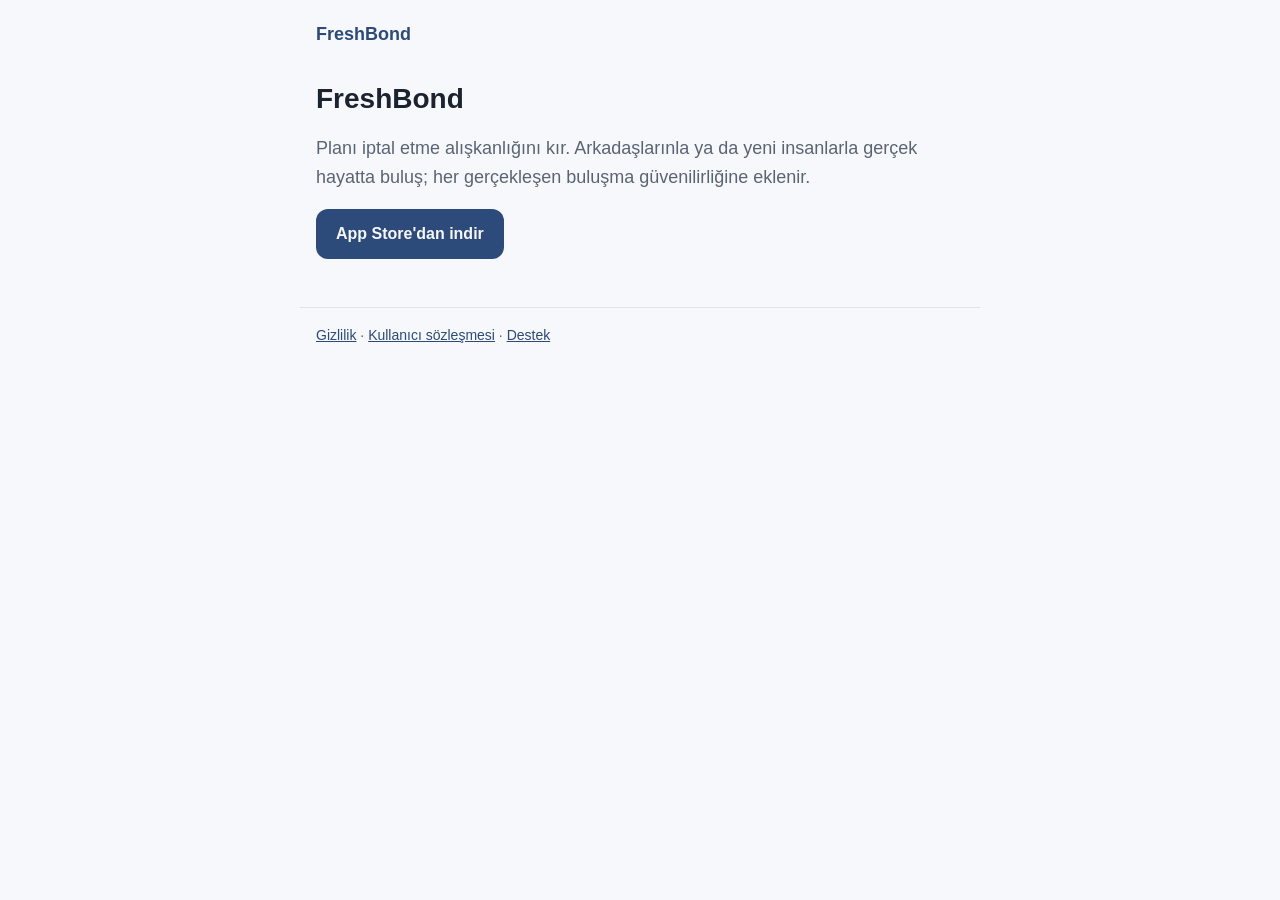
<file: freshbond/index.html>
<!doctype html>
<html lang="tr">
<head>
<meta charset="utf-8">
<meta name="viewport" content="width=device-width, initial-scale=1">
<title>FreshBond · FreshBond</title>
<link rel="stylesheet" href="style.css">
</head>
<body>
<header><a class="brand" href="./">FreshBond</a></header>
<main>
<h1>FreshBond</h1>
<p class="lead">Planı iptal etme alışkanlığını kır. Arkadaşlarınla ya da yeni insanlarla gerçek hayatta buluş; her gerçekleşen buluşma güvenilirliğine eklenir.</p>
<p><a class="button" href="https://apps.apple.com/tr/app/id6815436215">App Store'dan indir</a></p>

</main>
<footer>
<a href="gizlilik/">Gizlilik</a> · <a href="sozlesme/">Kullanıcı sözleşmesi</a> · <a href="destek/">Destek</a>
</footer>
</body>
</html>
</file>
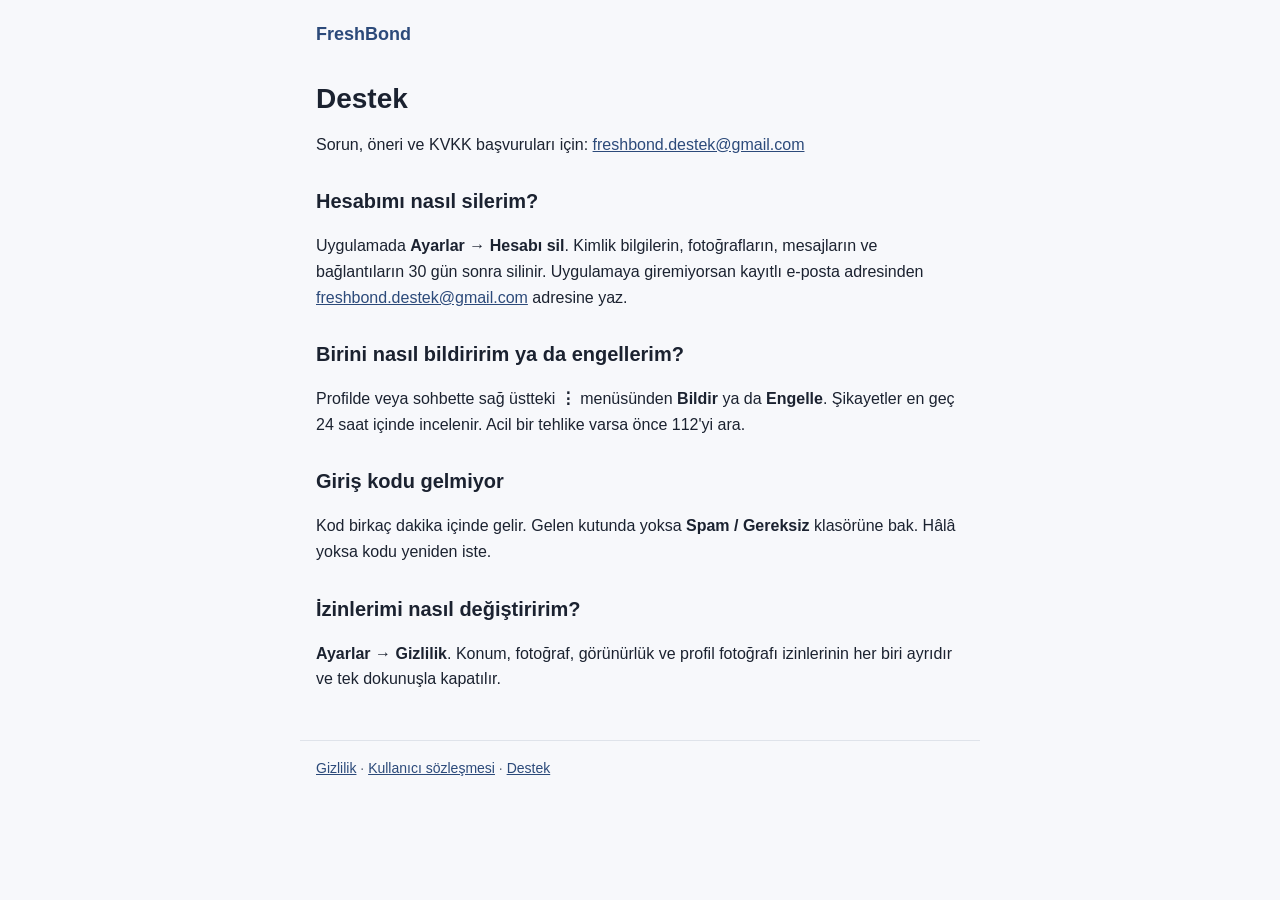
<file: freshbond/destek/index.html>
<!doctype html>
<html lang="tr">
<head>
<meta charset="utf-8">
<meta name="viewport" content="width=device-width, initial-scale=1">
<title>Destek · FreshBond</title>
<link rel="stylesheet" href="../style.css">
</head>
<body>
<header><a class="brand" href="../">FreshBond</a></header>
<main>
<h1>Destek</h1>
<p>Sorun, öneri ve KVKK başvuruları için: <a href="mailto:freshbond.destek@gmail.com">freshbond.destek@gmail.com</a></p>
<h2>Hesabımı nasıl silerim?</h2>
<p>Uygulamada <strong>Ayarlar → Hesabı sil</strong>. Kimlik bilgilerin, fotoğrafların, mesajların ve bağlantıların 30 gün sonra silinir. Uygulamaya giremiyorsan kayıtlı e-posta adresinden <a href="mailto:freshbond.destek@gmail.com">freshbond.destek@gmail.com</a> adresine yaz.</p>
<h2>Birini nasıl bildiririm ya da engellerim?</h2>
<p>Profilde veya sohbette sağ üstteki <strong>⋮</strong> menüsünden <strong>Bildir</strong> ya da <strong>Engelle</strong>. Şikayetler en geç 24 saat içinde incelenir. Acil bir tehlike varsa önce 112'yi ara.</p>
<h2>Giriş kodu gelmiyor</h2>
<p>Kod birkaç dakika içinde gelir. Gelen kutunda yoksa <strong>Spam / Gereksiz</strong> klasörüne bak. Hâlâ yoksa kodu yeniden iste.</p>
<h2>İzinlerimi nasıl değiştiririm?</h2>
<p><strong>Ayarlar → Gizlilik</strong>. Konum, fotoğraf, görünürlük ve profil fotoğrafı izinlerinin her biri ayrıdır ve tek dokunuşla kapatılır.</p>
</main>
<footer>
<a href="../gizlilik/">Gizlilik</a> · <a href="../sozlesme/">Kullanıcı sözleşmesi</a> · <a href="../destek/">Destek</a>
</footer>
</body>
</html>
</file>
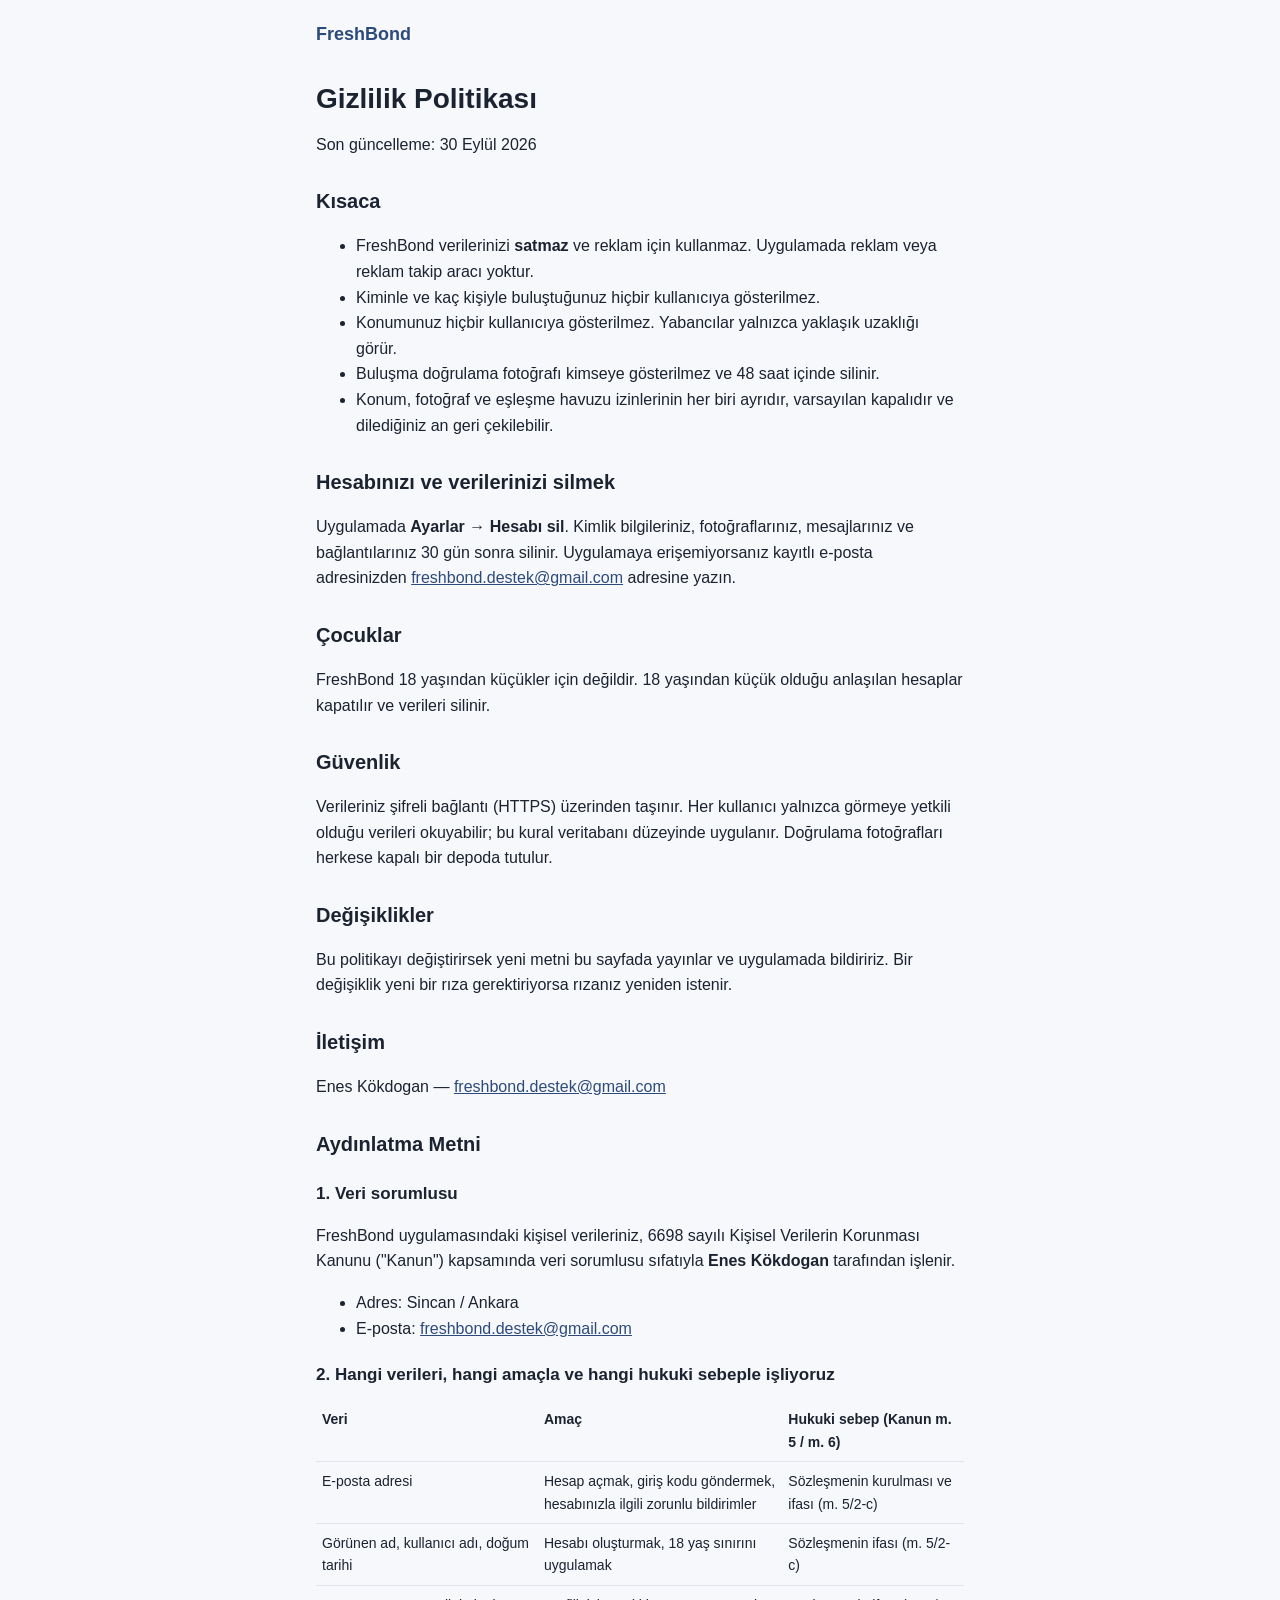
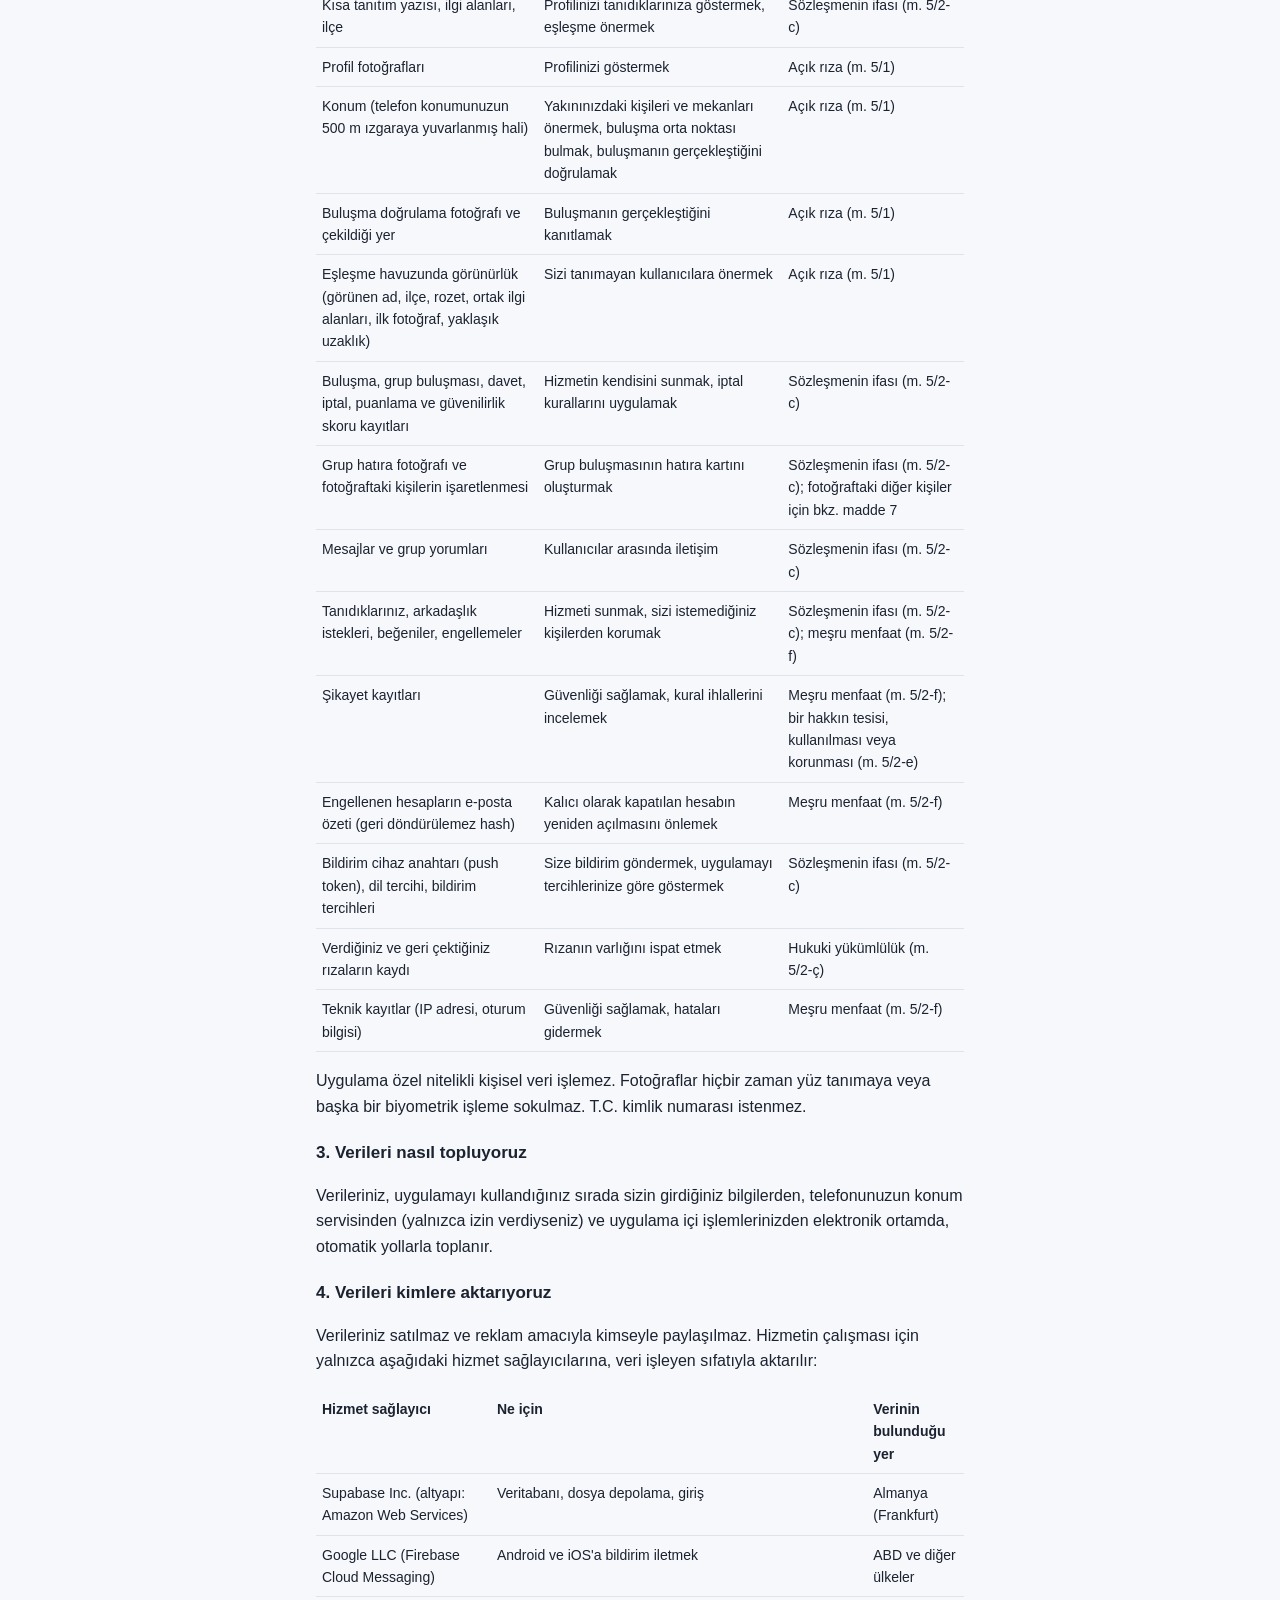
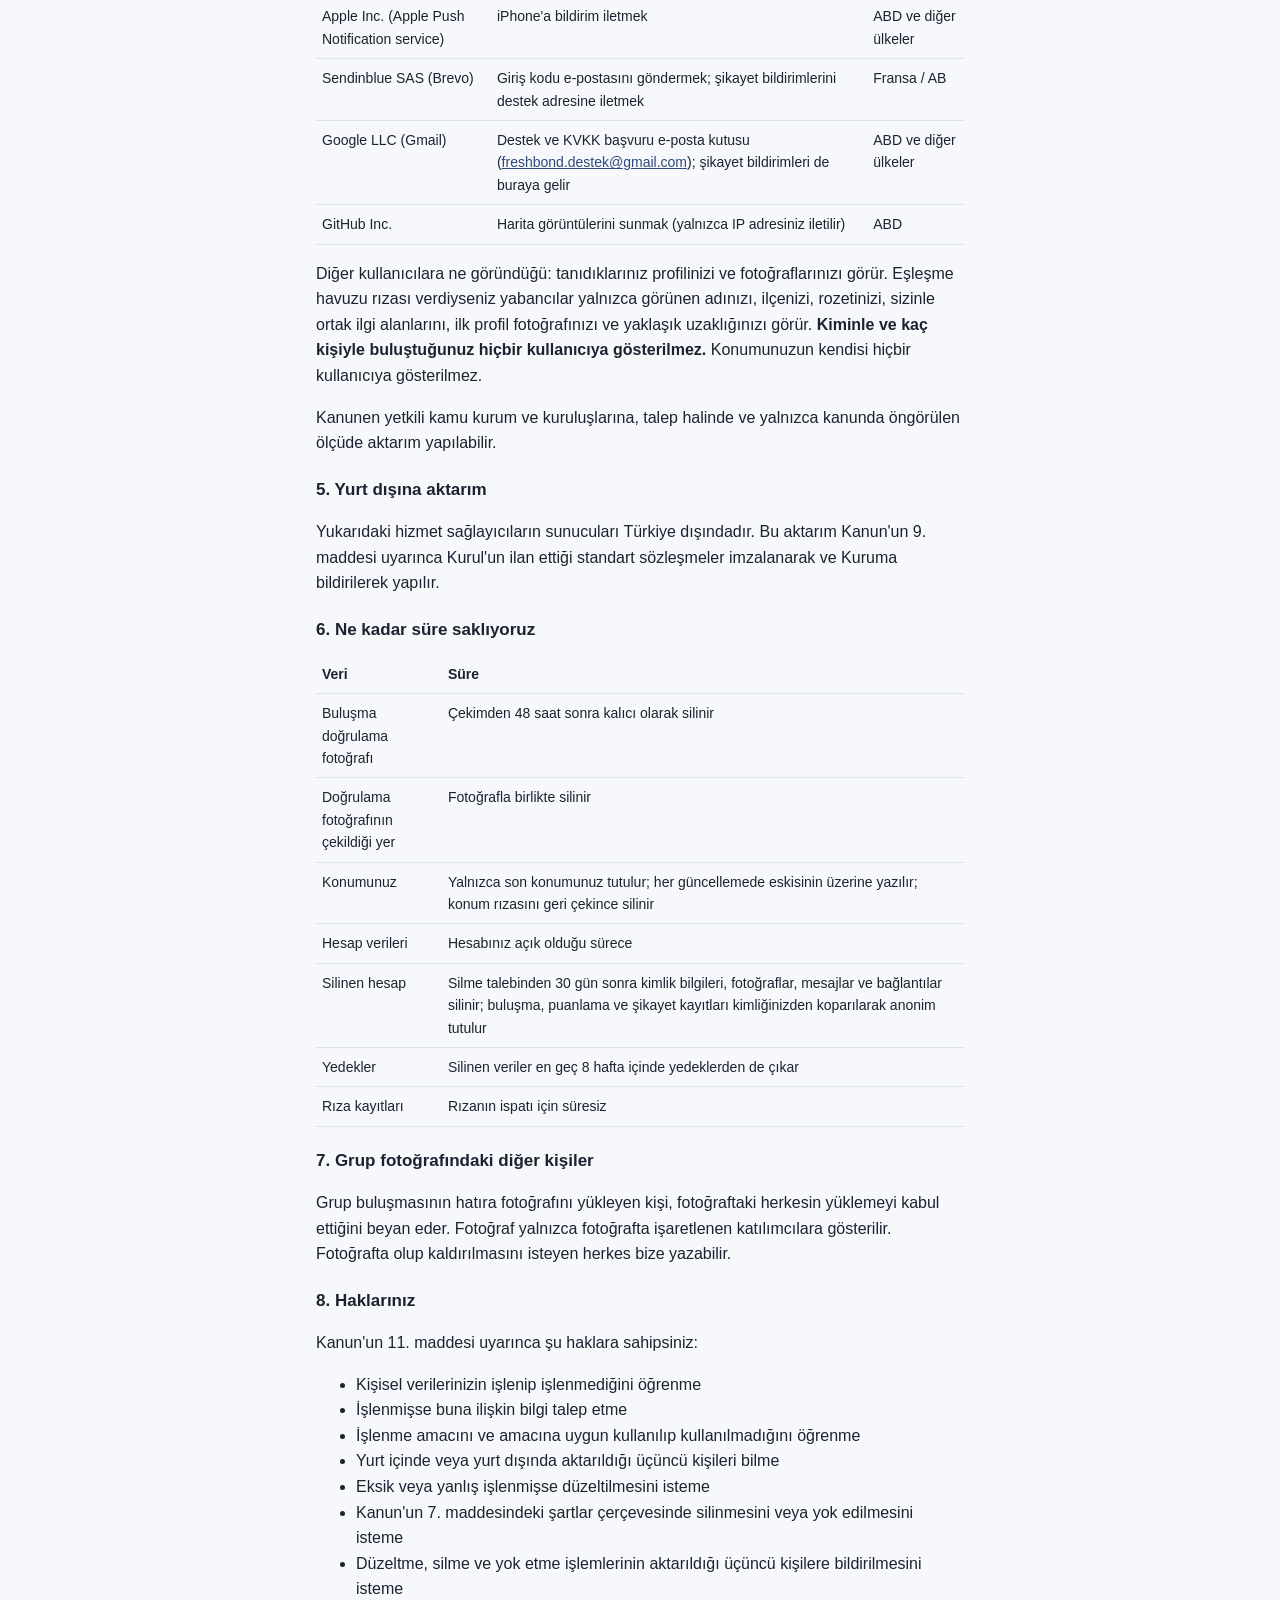
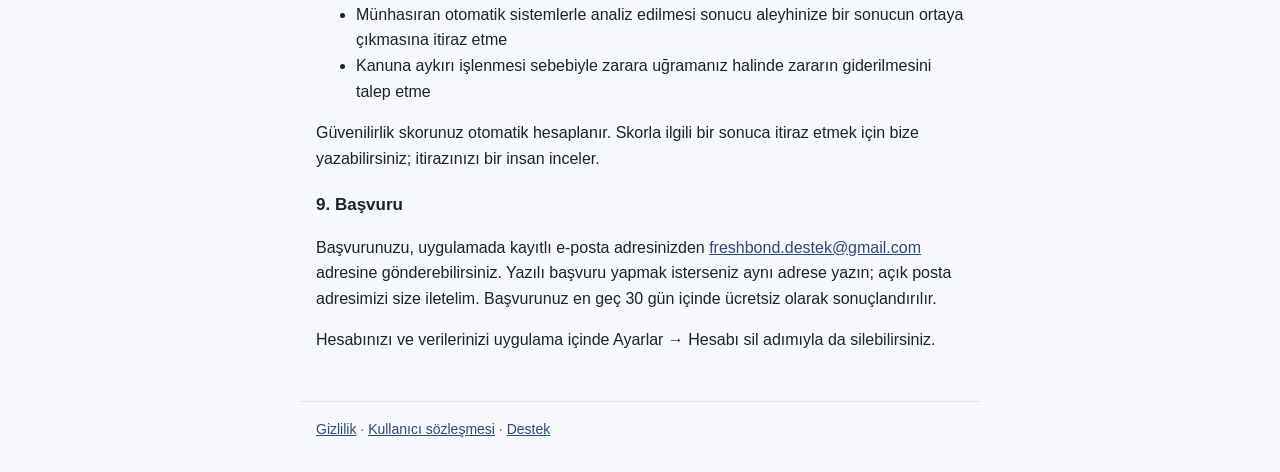
<file: freshbond/gizlilik/index.html>
<!doctype html>
<html lang="tr">
<head>
<meta charset="utf-8">
<meta name="viewport" content="width=device-width, initial-scale=1">
<title>Gizlilik Politikası · FreshBond</title>
<link rel="stylesheet" href="../style.css">
</head>
<body>
<header><a class="brand" href="../">FreshBond</a></header>
<main>
<h1>Gizlilik Politikası</h1>
<p>Son güncelleme: 30 Eylül 2026</p>
<h2>Kısaca</h2>
<ul><li>FreshBond verilerinizi <strong>satmaz</strong> ve reklam için kullanmaz. Uygulamada reklam veya reklam takip aracı yoktur.</li><li>Kiminle ve kaç kişiyle buluştuğunuz hiçbir kullanıcıya gösterilmez.</li><li>Konumunuz hiçbir kullanıcıya gösterilmez. Yabancılar yalnızca yaklaşık uzaklığı görür.</li><li>Buluşma doğrulama fotoğrafı kimseye gösterilmez ve 48 saat içinde silinir.</li><li>Konum, fotoğraf ve eşleşme havuzu izinlerinin her biri ayrıdır, varsayılan kapalıdır ve dilediğiniz an geri çekilebilir.</li></ul>
<h2>Hesabınızı ve verilerinizi silmek</h2>
<p>Uygulamada <strong>Ayarlar → Hesabı sil</strong>. Kimlik bilgileriniz, fotoğraflarınız, mesajlarınız ve bağlantılarınız 30 gün sonra silinir. Uygulamaya erişemiyorsanız kayıtlı e-posta adresinizden <a href="mailto:freshbond.destek@gmail.com">freshbond.destek@gmail.com</a> adresine yazın.</p>
<h2>Çocuklar</h2>
<p>FreshBond 18 yaşından küçükler için değildir. 18 yaşından küçük olduğu anlaşılan hesaplar kapatılır ve verileri silinir.</p>
<h2>Güvenlik</h2>
<p>Verileriniz şifreli bağlantı (HTTPS) üzerinden taşınır. Her kullanıcı yalnızca görmeye yetkili olduğu verileri okuyabilir; bu kural veritabanı düzeyinde uygulanır. Doğrulama fotoğrafları herkese kapalı bir depoda tutulur.</p>
<h2>Değişiklikler</h2>
<p>Bu politikayı değiştirirsek yeni metni bu sayfada yayınlar ve uygulamada bildiririz. Bir değişiklik yeni bir rıza gerektiriyorsa rızanız yeniden istenir.</p>
<h2>İletişim</h2>
<p>Enes Kökdogan — <a href="mailto:freshbond.destek@gmail.com">freshbond.destek@gmail.com</a></p>
<h2>Aydınlatma Metni</h2>
<h3>1. Veri sorumlusu</h3>
<p>FreshBond uygulamasındaki kişisel verileriniz, 6698 sayılı Kişisel Verilerin Korunması Kanunu ("Kanun") kapsamında veri sorumlusu sıfatıyla <strong>Enes Kökdogan</strong> tarafından işlenir.</p>
<ul><li>Adres: Sincan / Ankara</li><li>E-posta: <a href="mailto:freshbond.destek@gmail.com">freshbond.destek@gmail.com</a></li></ul>
<h3>2. Hangi verileri, hangi amaçla ve hangi hukuki sebeple işliyoruz</h3>
<div class="table"><table><thead><tr><th>Veri</th><th>Amaç</th><th>Hukuki sebep (Kanun m. 5 / m. 6)</th></tr></thead><tbody><tr><td>E-posta adresi</td><td>Hesap açmak, giriş kodu göndermek, hesabınızla ilgili zorunlu bildirimler</td><td>Sözleşmenin kurulması ve ifası (m. 5/2-c)</td></tr><tr><td>Görünen ad, kullanıcı adı, doğum tarihi</td><td>Hesabı oluşturmak, 18 yaş sınırını uygulamak</td><td>Sözleşmenin ifası (m. 5/2-c)</td></tr><tr><td>Kısa tanıtım yazısı, ilgi alanları, ilçe</td><td>Profilinizi tanıdıklarınıza göstermek, eşleşme önermek</td><td>Sözleşmenin ifası (m. 5/2-c)</td></tr><tr><td>Profil fotoğrafları</td><td>Profilinizi göstermek</td><td>Açık rıza (m. 5/1)</td></tr><tr><td>Konum (telefon konumunuzun 500 m ızgaraya yuvarlanmış hali)</td><td>Yakınınızdaki kişileri ve mekanları önermek, buluşma orta noktası bulmak, buluşmanın gerçekleştiğini doğrulamak</td><td>Açık rıza (m. 5/1)</td></tr><tr><td>Buluşma doğrulama fotoğrafı ve çekildiği yer</td><td>Buluşmanın gerçekleştiğini kanıtlamak</td><td>Açık rıza (m. 5/1)</td></tr><tr><td>Eşleşme havuzunda görünürlük (görünen ad, ilçe, rozet, ortak ilgi alanları, ilk fotoğraf, yaklaşık uzaklık)</td><td>Sizi tanımayan kullanıcılara önermek</td><td>Açık rıza (m. 5/1)</td></tr><tr><td>Buluşma, grup buluşması, davet, iptal, puanlama ve güvenilirlik skoru kayıtları</td><td>Hizmetin kendisini sunmak, iptal kurallarını uygulamak</td><td>Sözleşmenin ifası (m. 5/2-c)</td></tr><tr><td>Grup hatıra fotoğrafı ve fotoğraftaki kişilerin işaretlenmesi</td><td>Grup buluşmasının hatıra kartını oluşturmak</td><td>Sözleşmenin ifası (m. 5/2-c); fotoğraftaki diğer kişiler için bkz. madde 7</td></tr><tr><td>Mesajlar ve grup yorumları</td><td>Kullanıcılar arasında iletişim</td><td>Sözleşmenin ifası (m. 5/2-c)</td></tr><tr><td>Tanıdıklarınız, arkadaşlık istekleri, beğeniler, engellemeler</td><td>Hizmeti sunmak, sizi istemediğiniz kişilerden korumak</td><td>Sözleşmenin ifası (m. 5/2-c); meşru menfaat (m. 5/2-f)</td></tr><tr><td>Şikayet kayıtları</td><td>Güvenliği sağlamak, kural ihlallerini incelemek</td><td>Meşru menfaat (m. 5/2-f); bir hakkın tesisi, kullanılması veya korunması (m. 5/2-e)</td></tr><tr><td>Engellenen hesapların e-posta özeti (geri döndürülemez hash)</td><td>Kalıcı olarak kapatılan hesabın yeniden açılmasını önlemek</td><td>Meşru menfaat (m. 5/2-f)</td></tr><tr><td>Bildirim cihaz anahtarı (push token), dil tercihi, bildirim tercihleri</td><td>Size bildirim göndermek, uygulamayı tercihlerinize göre göstermek</td><td>Sözleşmenin ifası (m. 5/2-c)</td></tr><tr><td>Verdiğiniz ve geri çektiğiniz rızaların kaydı</td><td>Rızanın varlığını ispat etmek</td><td>Hukuki yükümlülük (m. 5/2-ç)</td></tr><tr><td>Teknik kayıtlar (IP adresi, oturum bilgisi)</td><td>Güvenliği sağlamak, hataları gidermek</td><td>Meşru menfaat (m. 5/2-f)</td></tr></tbody></table></div>
<p>Uygulama özel nitelikli kişisel veri işlemez. Fotoğraflar hiçbir zaman yüz tanımaya veya başka bir biyometrik işleme sokulmaz. T.C. kimlik numarası istenmez.</p>
<h3>3. Verileri nasıl topluyoruz</h3>
<p>Verileriniz, uygulamayı kullandığınız sırada sizin girdiğiniz bilgilerden, telefonunuzun konum servisinden (yalnızca izin verdiyseniz) ve uygulama içi işlemlerinizden elektronik ortamda, otomatik yollarla toplanır.</p>
<h3>4. Verileri kimlere aktarıyoruz</h3>
<p>Verileriniz satılmaz ve reklam amacıyla kimseyle paylaşılmaz. Hizmetin çalışması için yalnızca aşağıdaki hizmet sağlayıcılarına, veri işleyen sıfatıyla aktarılır:</p>
<div class="table"><table><thead><tr><th>Hizmet sağlayıcı</th><th>Ne için</th><th>Verinin bulunduğu yer</th></tr></thead><tbody><tr><td>Supabase Inc. (altyapı: Amazon Web Services)</td><td>Veritabanı, dosya depolama, giriş</td><td>Almanya (Frankfurt)</td></tr><tr><td>Google LLC (Firebase Cloud Messaging)</td><td>Android ve iOS'a bildirim iletmek</td><td>ABD ve diğer ülkeler</td></tr><tr><td>Apple Inc. (Apple Push Notification service)</td><td>iPhone'a bildirim iletmek</td><td>ABD ve diğer ülkeler</td></tr><tr><td>Sendinblue SAS (Brevo)</td><td>Giriş kodu e-postasını göndermek; şikayet bildirimlerini destek adresine iletmek</td><td>Fransa / AB</td></tr><tr><td>Google LLC (Gmail)</td><td>Destek ve KVKK başvuru e-posta kutusu (<a href="mailto:freshbond.destek@gmail.com">freshbond.destek@gmail.com</a>); şikayet bildirimleri de buraya gelir</td><td>ABD ve diğer ülkeler</td></tr><tr><td>GitHub Inc.</td><td>Harita görüntülerini sunmak (yalnızca IP adresiniz iletilir)</td><td>ABD</td></tr></tbody></table></div>
<p>Diğer kullanıcılara ne göründüğü: tanıdıklarınız profilinizi ve fotoğraflarınızı görür. Eşleşme havuzu rızası verdiyseniz yabancılar yalnızca görünen adınızı, ilçenizi, rozetinizi, sizinle ortak ilgi alanlarını, ilk profil fotoğrafınızı ve yaklaşık uzaklığınızı görür. <strong>Kiminle ve kaç kişiyle buluştuğunuz hiçbir kullanıcıya gösterilmez.</strong> Konumunuzun kendisi hiçbir kullanıcıya gösterilmez.</p>
<p>Kanunen yetkili kamu kurum ve kuruluşlarına, talep halinde ve yalnızca kanunda öngörülen ölçüde aktarım yapılabilir.</p>
<h3>5. Yurt dışına aktarım</h3>
<p>Yukarıdaki hizmet sağlayıcıların sunucuları Türkiye dışındadır. Bu aktarım Kanun'un 9. maddesi uyarınca Kurul'un ilan ettiği standart sözleşmeler imzalanarak ve Kuruma bildirilerek yapılır.</p>
<h3>6. Ne kadar süre saklıyoruz</h3>
<div class="table"><table><thead><tr><th>Veri</th><th>Süre</th></tr></thead><tbody><tr><td>Buluşma doğrulama fotoğrafı</td><td>Çekimden 48 saat sonra kalıcı olarak silinir</td></tr><tr><td>Doğrulama fotoğrafının çekildiği yer</td><td>Fotoğrafla birlikte silinir</td></tr><tr><td>Konumunuz</td><td>Yalnızca son konumunuz tutulur; her güncellemede eskisinin üzerine yazılır; konum rızasını geri çekince silinir</td></tr><tr><td>Hesap verileri</td><td>Hesabınız açık olduğu sürece</td></tr><tr><td>Silinen hesap</td><td>Silme talebinden 30 gün sonra kimlik bilgileri, fotoğraflar, mesajlar ve bağlantılar silinir; buluşma, puanlama ve şikayet kayıtları kimliğinizden koparılarak anonim tutulur</td></tr><tr><td>Yedekler</td><td>Silinen veriler en geç 8 hafta içinde yedeklerden de çıkar</td></tr><tr><td>Rıza kayıtları</td><td>Rızanın ispatı için süresiz</td></tr></tbody></table></div>
<h3>7. Grup fotoğrafındaki diğer kişiler</h3>
<p>Grup buluşmasının hatıra fotoğrafını yükleyen kişi, fotoğraftaki herkesin yüklemeyi kabul ettiğini beyan eder. Fotoğraf yalnızca fotoğrafta işaretlenen katılımcılara gösterilir. Fotoğrafta olup kaldırılmasını isteyen herkes bize yazabilir.</p>
<h3>8. Haklarınız</h3>
<p>Kanun'un 11. maddesi uyarınca şu haklara sahipsiniz:</p>
<ul><li>Kişisel verilerinizin işlenip işlenmediğini öğrenme</li><li>İşlenmişse buna ilişkin bilgi talep etme</li><li>İşlenme amacını ve amacına uygun kullanılıp kullanılmadığını öğrenme</li><li>Yurt içinde veya yurt dışında aktarıldığı üçüncü kişileri bilme</li><li>Eksik veya yanlış işlenmişse düzeltilmesini isteme</li><li>Kanun'un 7. maddesindeki şartlar çerçevesinde silinmesini veya yok edilmesini isteme</li><li>Düzeltme, silme ve yok etme işlemlerinin aktarıldığı üçüncü kişilere bildirilmesini isteme</li><li>Münhasıran otomatik sistemlerle analiz edilmesi sonucu aleyhinize bir sonucun ortaya çıkmasına itiraz etme</li><li>Kanuna aykırı işlenmesi sebebiyle zarara uğramanız halinde zararın giderilmesini talep etme</li></ul>
<p>Güvenilirlik skorunuz otomatik hesaplanır. Skorla ilgili bir sonuca itiraz etmek için bize yazabilirsiniz; itirazınızı bir insan inceler.</p>
<h3>9. Başvuru</h3>
<p>Başvurunuzu, uygulamada kayıtlı e-posta adresinizden <a href="mailto:freshbond.destek@gmail.com">freshbond.destek@gmail.com</a> adresine gönderebilirsiniz. Yazılı başvuru yapmak isterseniz aynı adrese yazın; açık posta adresimizi size iletelim. Başvurunuz en geç 30 gün içinde ücretsiz olarak sonuçlandırılır.</p>
<p>Hesabınızı ve verilerinizi uygulama içinde Ayarlar → Hesabı sil adımıyla da silebilirsiniz.</p>
</main>
<footer>
<a href="../gizlilik/">Gizlilik</a> · <a href="../sozlesme/">Kullanıcı sözleşmesi</a> · <a href="../destek/">Destek</a>
</footer>
</body>
</html>
</file>
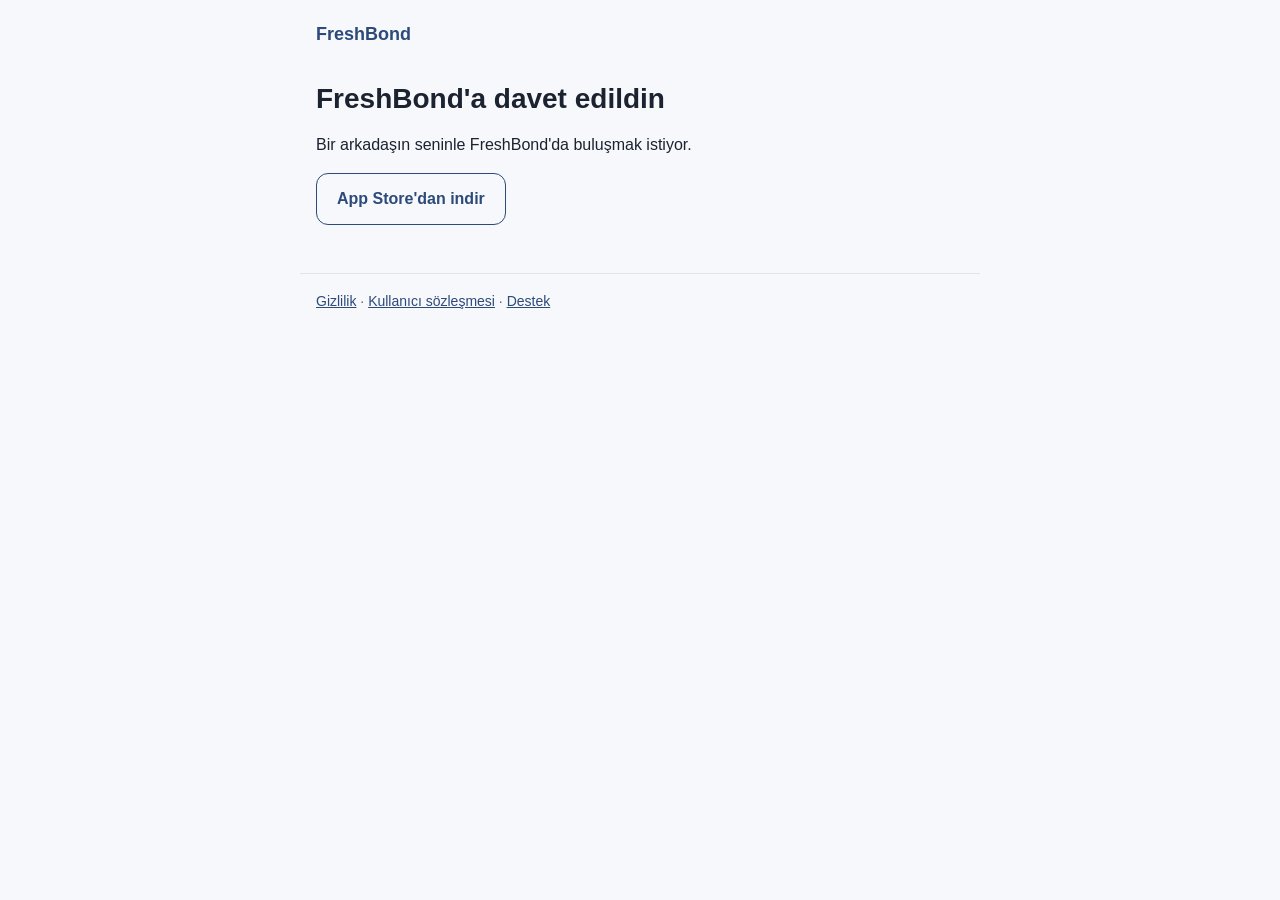
<file: freshbond/i/index.html>
<!doctype html>
<html lang="tr">
<head>
<meta charset="utf-8">
<meta name="viewport" content="width=device-width, initial-scale=1">
<title>Davet · FreshBond</title>
<link rel="stylesheet" href="../style.css">
</head>
<body>
<header><a class="brand" href="../">FreshBond</a></header>
<main>
<h1>FreshBond'a davet edildin</h1>
<p>Bir arkadaşın seninle FreshBond'da buluşmak istiyor.</p>
<p id="open-row" hidden><a id="open" class="button" href="#">Uygulamada aç</a></p>
<p><a class="button secondary" href="https://apps.apple.com/tr/app/id6815436215">App Store'dan indir</a></p>
<section id="code-row" hidden>
<p>Uygulamayı yükledikten sonra <strong>Arkadaş ekle → Davet kodu yapıştır</strong> alanına bu kodu yapıştır:</p>
<p><code id="code"></code> <button id="copy" type="button">Kopyala</button></p>
</section>
<script>
const token = decodeURIComponent(location.hash.slice(1)).trim().toLowerCase();
const valid = /^[0-9a-f]{8}-[0-9a-f]{4}-[0-9a-f]{4}-[0-9a-f]{4}-[0-9a-f]{12}$/.test(token);
if (valid) {
  document.getElementById('open').href = 'freshbond://invite/' + token;
  document.getElementById('open-row').hidden = false;
  document.getElementById('code').textContent = token;
  document.getElementById('code-row').hidden = false;
  const copy = document.getElementById('copy');
  copy.addEventListener('click', () => {
    navigator.clipboard.writeText(token).then(() => { copy.textContent = 'Kopyalandı'; }).catch(() => {});
  });
}
</script>

</main>
<footer>
<a href="../gizlilik/">Gizlilik</a> · <a href="../sozlesme/">Kullanıcı sözleşmesi</a> · <a href="../destek/">Destek</a>
</footer>
</body>
</html>
</file>
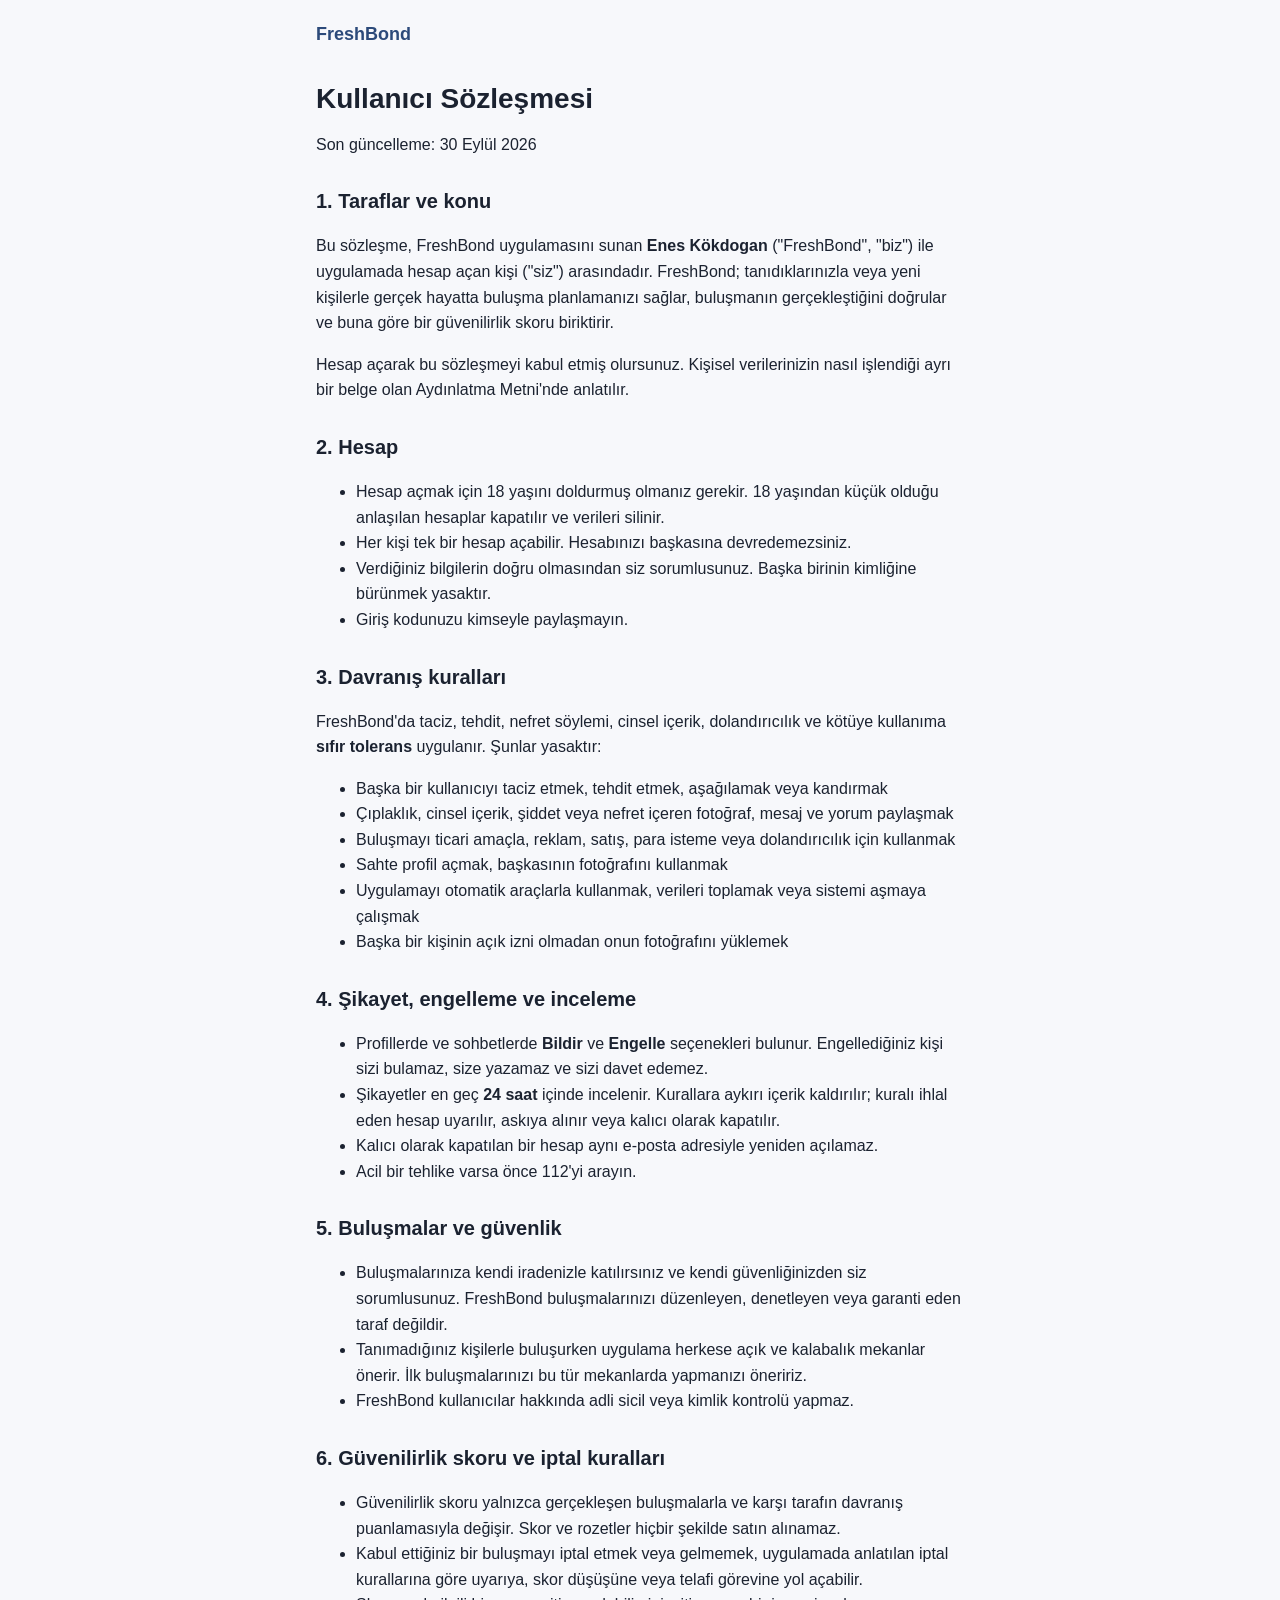
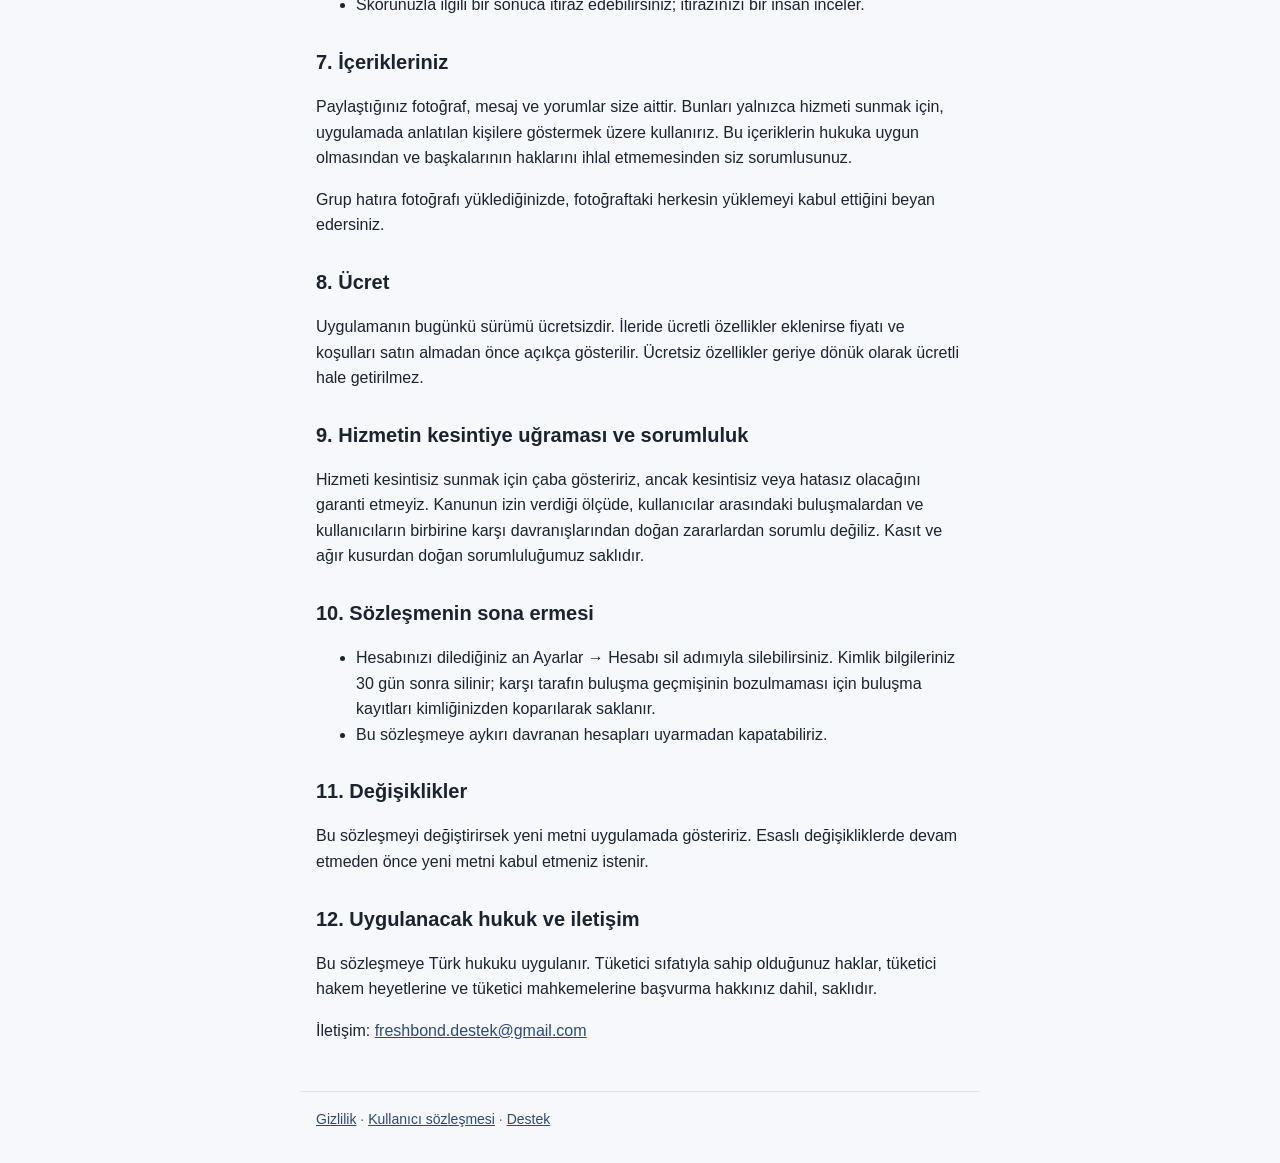
<file: freshbond/sozlesme/index.html>
<!doctype html>
<html lang="tr">
<head>
<meta charset="utf-8">
<meta name="viewport" content="width=device-width, initial-scale=1">
<title>Kullanıcı Sözleşmesi · FreshBond</title>
<link rel="stylesheet" href="../style.css">
</head>
<body>
<header><a class="brand" href="../">FreshBond</a></header>
<main>
<h1>Kullanıcı Sözleşmesi</h1>
<p>Son güncelleme: 30 Eylül 2026</p>
<h2>1. Taraflar ve konu</h2>
<p>Bu sözleşme, FreshBond uygulamasını sunan <strong>Enes Kökdogan</strong> ("FreshBond", "biz") ile uygulamada hesap açan kişi ("siz") arasındadır. FreshBond; tanıdıklarınızla veya yeni kişilerle gerçek hayatta buluşma planlamanızı sağlar, buluşmanın gerçekleştiğini doğrular ve buna göre bir güvenilirlik skoru biriktirir.</p>
<p>Hesap açarak bu sözleşmeyi kabul etmiş olursunuz. Kişisel verilerinizin nasıl işlendiği ayrı bir belge olan Aydınlatma Metni'nde anlatılır.</p>
<h2>2. Hesap</h2>
<ul><li>Hesap açmak için 18 yaşını doldurmuş olmanız gerekir. 18 yaşından küçük olduğu anlaşılan hesaplar kapatılır ve verileri silinir.</li><li>Her kişi tek bir hesap açabilir. Hesabınızı başkasına devredemezsiniz.</li><li>Verdiğiniz bilgilerin doğru olmasından siz sorumlusunuz. Başka birinin kimliğine bürünmek yasaktır.</li><li>Giriş kodunuzu kimseyle paylaşmayın.</li></ul>
<h2>3. Davranış kuralları</h2>
<p>FreshBond'da taciz, tehdit, nefret söylemi, cinsel içerik, dolandırıcılık ve kötüye kullanıma <strong>sıfır tolerans</strong> uygulanır. Şunlar yasaktır:</p>
<ul><li>Başka bir kullanıcıyı taciz etmek, tehdit etmek, aşağılamak veya kandırmak</li><li>Çıplaklık, cinsel içerik, şiddet veya nefret içeren fotoğraf, mesaj ve yorum paylaşmak</li><li>Buluşmayı ticari amaçla, reklam, satış, para isteme veya dolandırıcılık için kullanmak</li><li>Sahte profil açmak, başkasının fotoğrafını kullanmak</li><li>Uygulamayı otomatik araçlarla kullanmak, verileri toplamak veya sistemi aşmaya çalışmak</li><li>Başka bir kişinin açık izni olmadan onun fotoğrafını yüklemek</li></ul>
<h2>4. Şikayet, engelleme ve inceleme</h2>
<ul><li>Profillerde ve sohbetlerde <strong>Bildir</strong> ve <strong>Engelle</strong> seçenekleri bulunur. Engellediğiniz kişi sizi bulamaz, size yazamaz ve sizi davet edemez.</li><li>Şikayetler en geç <strong>24 saat</strong> içinde incelenir. Kurallara aykırı içerik kaldırılır; kuralı ihlal eden hesap uyarılır, askıya alınır veya kalıcı olarak kapatılır.</li><li>Kalıcı olarak kapatılan bir hesap aynı e-posta adresiyle yeniden açılamaz.</li><li>Acil bir tehlike varsa önce 112'yi arayın.</li></ul>
<h2>5. Buluşmalar ve güvenlik</h2>
<ul><li>Buluşmalarınıza kendi iradenizle katılırsınız ve kendi güvenliğinizden siz sorumlusunuz. FreshBond buluşmalarınızı düzenleyen, denetleyen veya garanti eden taraf değildir.</li><li>Tanımadığınız kişilerle buluşurken uygulama herkese açık ve kalabalık mekanlar önerir. İlk buluşmalarınızı bu tür mekanlarda yapmanızı öneririz.</li><li>FreshBond kullanıcılar hakkında adli sicil veya kimlik kontrolü yapmaz.</li></ul>
<h2>6. Güvenilirlik skoru ve iptal kuralları</h2>
<ul><li>Güvenilirlik skoru yalnızca gerçekleşen buluşmalarla ve karşı tarafın davranış puanlamasıyla değişir. Skor ve rozetler hiçbir şekilde satın alınamaz.</li><li>Kabul ettiğiniz bir buluşmayı iptal etmek veya gelmemek, uygulamada anlatılan iptal kurallarına göre uyarıya, skor düşüşüne veya telafi görevine yol açabilir.</li><li>Skorunuzla ilgili bir sonuca itiraz edebilirsiniz; itirazınızı bir insan inceler.</li></ul>
<h2>7. İçerikleriniz</h2>
<p>Paylaştığınız fotoğraf, mesaj ve yorumlar size aittir. Bunları yalnızca hizmeti sunmak için, uygulamada anlatılan kişilere göstermek üzere kullanırız. Bu içeriklerin hukuka uygun olmasından ve başkalarının haklarını ihlal etmemesinden siz sorumlusunuz.</p>
<p>Grup hatıra fotoğrafı yüklediğinizde, fotoğraftaki herkesin yüklemeyi kabul ettiğini beyan edersiniz.</p>
<h2>8. Ücret</h2>
<p>Uygulamanın bugünkü sürümü ücretsizdir. İleride ücretli özellikler eklenirse fiyatı ve koşulları satın almadan önce açıkça gösterilir. Ücretsiz özellikler geriye dönük olarak ücretli hale getirilmez.</p>
<h2>9. Hizmetin kesintiye uğraması ve sorumluluk</h2>
<p>Hizmeti kesintisiz sunmak için çaba gösteririz, ancak kesintisiz veya hatasız olacağını garanti etmeyiz. Kanunun izin verdiği ölçüde, kullanıcılar arasındaki buluşmalardan ve kullanıcıların birbirine karşı davranışlarından doğan zararlardan sorumlu değiliz. Kasıt ve ağır kusurdan doğan sorumluluğumuz saklıdır.</p>
<h2>10. Sözleşmenin sona ermesi</h2>
<ul><li>Hesabınızı dilediğiniz an Ayarlar → Hesabı sil adımıyla silebilirsiniz. Kimlik bilgileriniz 30 gün sonra silinir; karşı tarafın buluşma geçmişinin bozulmaması için buluşma kayıtları kimliğinizden koparılarak saklanır.</li><li>Bu sözleşmeye aykırı davranan hesapları uyarmadan kapatabiliriz.</li></ul>
<h2>11. Değişiklikler</h2>
<p>Bu sözleşmeyi değiştirirsek yeni metni uygulamada gösteririz. Esaslı değişikliklerde devam etmeden önce yeni metni kabul etmeniz istenir.</p>
<h2>12. Uygulanacak hukuk ve iletişim</h2>
<p>Bu sözleşmeye Türk hukuku uygulanır. Tüketici sıfatıyla sahip olduğunuz haklar, tüketici hakem heyetlerine ve tüketici mahkemelerine başvurma hakkınız dahil, saklıdır.</p>
<p>İletişim: <a href="mailto:freshbond.destek@gmail.com">freshbond.destek@gmail.com</a></p>
</main>
<footer>
<a href="../gizlilik/">Gizlilik</a> · <a href="../sozlesme/">Kullanıcı sözleşmesi</a> · <a href="../destek/">Destek</a>
</footer>
</body>
</html>
</file>
<file: freshbond/style.css>
*,*::before,*::after{box-sizing:border-box}
:root{--bg:#f7f8fb;--text:#1b2230;--muted:#5b6475;--accent:#2C4A7A;--line:#dfe3ea;--card:#ffffff}
@media (prefers-color-scheme:dark){:root{--bg:#0e1420;--text:#e6ebf3;--muted:#9aa4b5;--accent:#9DB7E0;--line:#243048;--card:#151d2c}}
html{-webkit-text-size-adjust:100%}
body{margin:0;background:var(--bg);color:var(--text);font:16px/1.6 -apple-system,BlinkMacSystemFont,"Segoe UI",Roboto,Helvetica,Arial,sans-serif}
header,main,footer{max-width:680px;margin:0 auto;padding:0 16px}
header{padding-top:20px}
.brand{font-weight:700;color:var(--accent);text-decoration:none;font-size:18px}
main{padding-top:8px;padding-bottom:32px;overflow-wrap:anywhere}
h1{font-size:28px;line-height:1.25;margin:24px 0 12px}
h2{font-size:20px;margin:28px 0 8px}
h3{font-size:17px;margin:20px 0 6px}
a{color:var(--accent)}
.lead{font-size:18px;color:var(--muted)}
.button{display:inline-block;background:var(--accent);color:var(--bg);padding:12px 20px;border-radius:12px;text-decoration:none;font-weight:600}
.button.secondary{background:transparent;color:var(--accent);border:1px solid var(--accent)}
code{background:var(--card);border:1px solid var(--line);border-radius:6px;padding:2px 6px;font-size:14px}
button{font:inherit;padding:6px 12px;border-radius:8px;border:1px solid var(--line);background:var(--card);color:var(--text)}
.table{overflow-x:auto;margin:12px 0}
table{border-collapse:collapse;width:100%;font-size:14px}
th,td{text-align:left;vertical-align:top;border-bottom:1px solid var(--line);padding:8px 6px}
footer{border-top:1px solid var(--line);padding-top:16px;padding-bottom:32px;color:var(--muted);font-size:14px}
</file>
